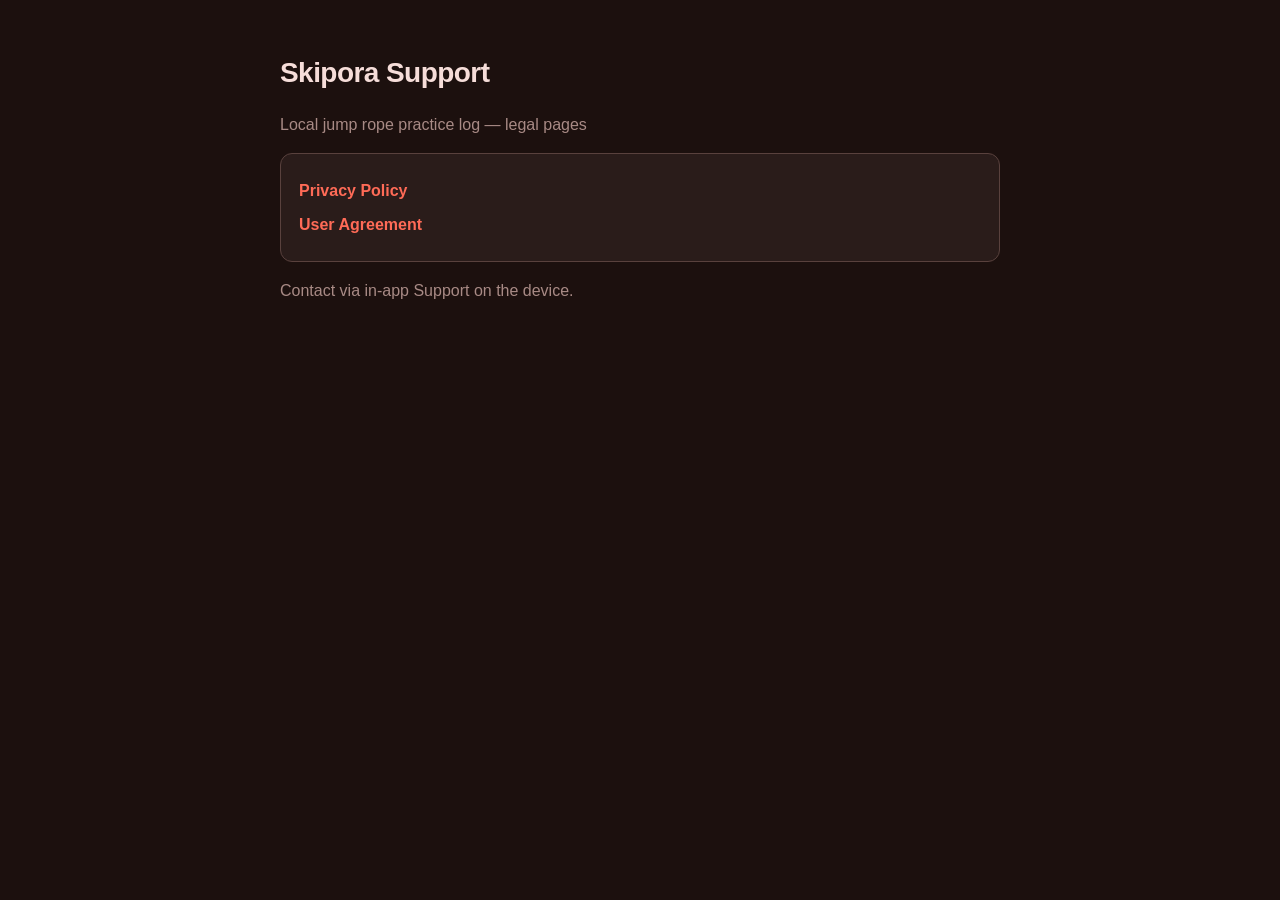
<file: index.html>
<!DOCTYPE html>
<html lang="en">
<head>
<meta charset="utf-8"/>
<meta name="viewport" content="width=device-width, initial-scale=1"/>
<meta http-equiv="Cache-Control" content="no-cache, no-store, must-revalidate"/>
<meta http-equiv="Pragma" content="no-cache"/>
<title>Skipora Support</title>
<link rel="stylesheet" href="legal.css"/>
</head>
<body>
<main>
<h1>Skipora Support</h1>
<p class="muted">Local jump rope practice log — legal pages</p>
<div class="card">
<a href="privacy-policy.html?v=20261124a">Privacy Policy</a>
<a href="user-agreement.html?v=20261124a">User Agreement</a>
</div>
<p class="muted">Contact via in-app Support on the device.</p>
</main>
</body>
</html>
</file>
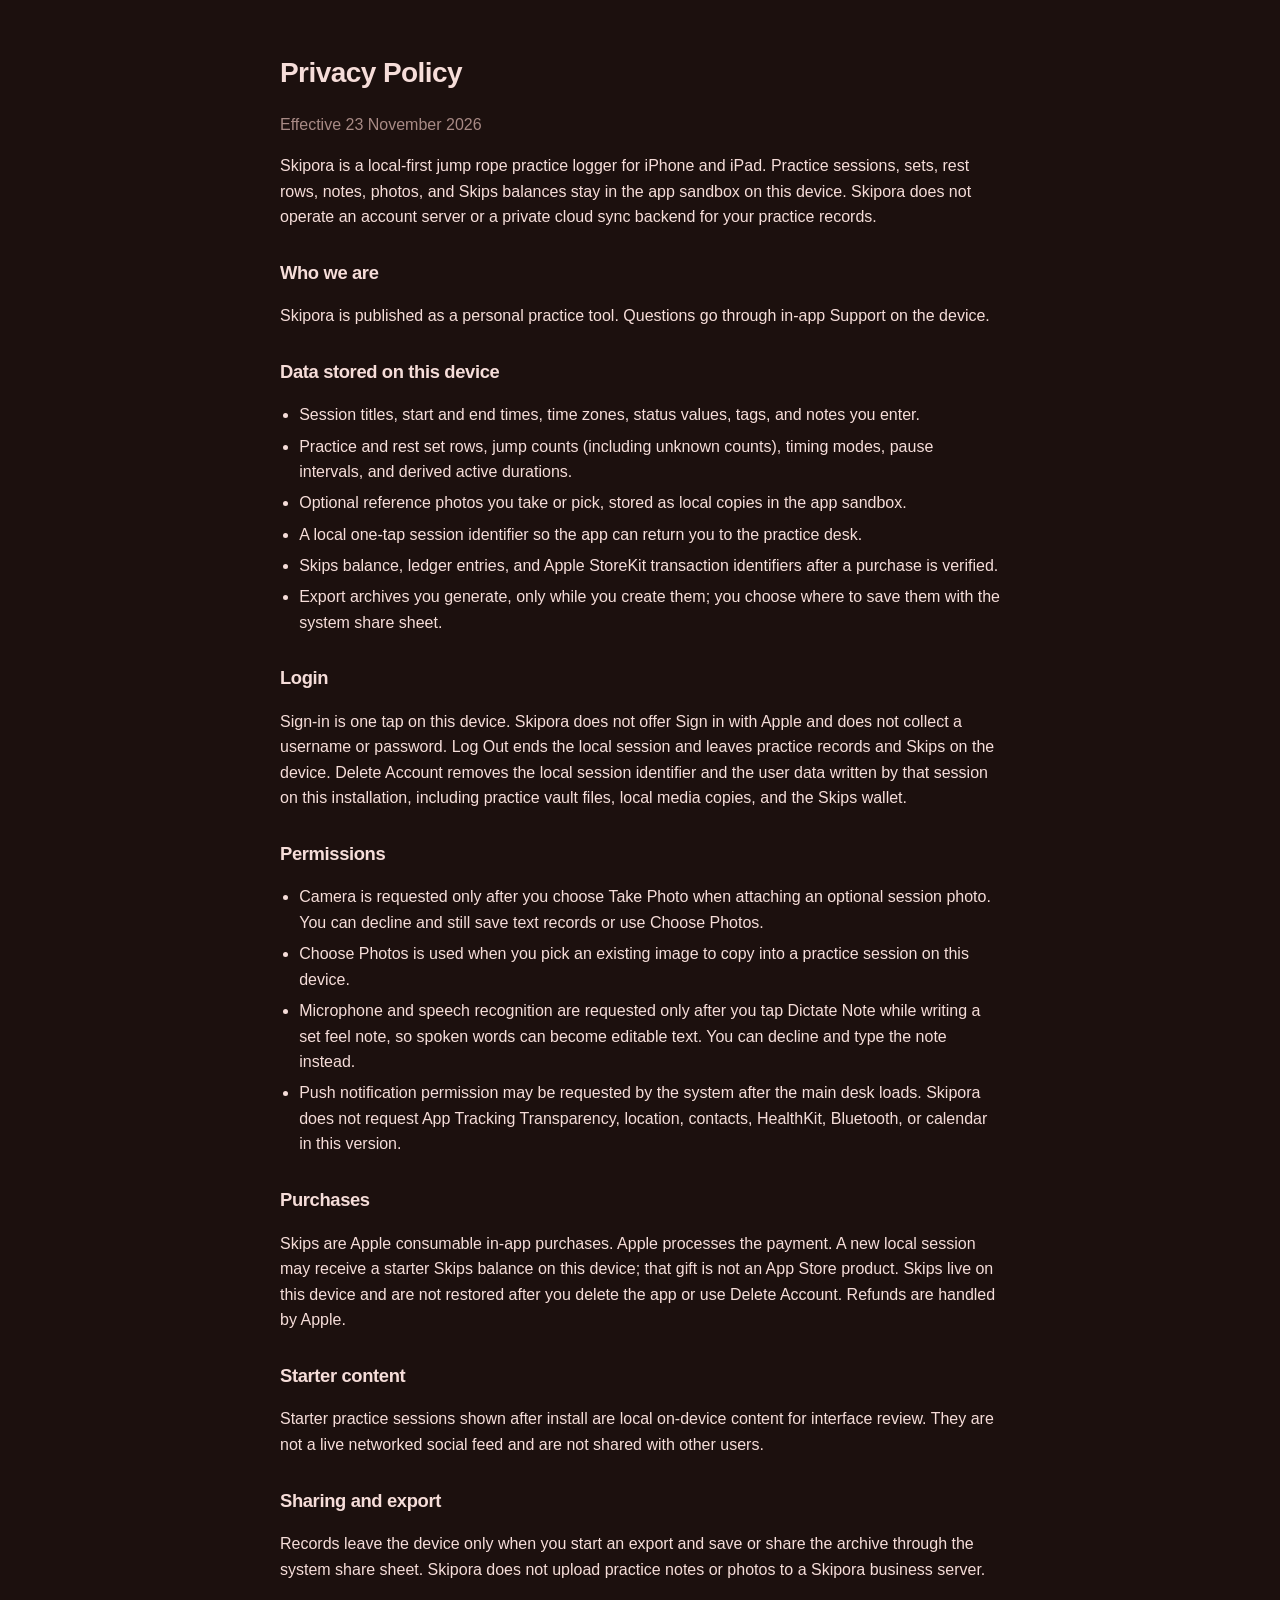
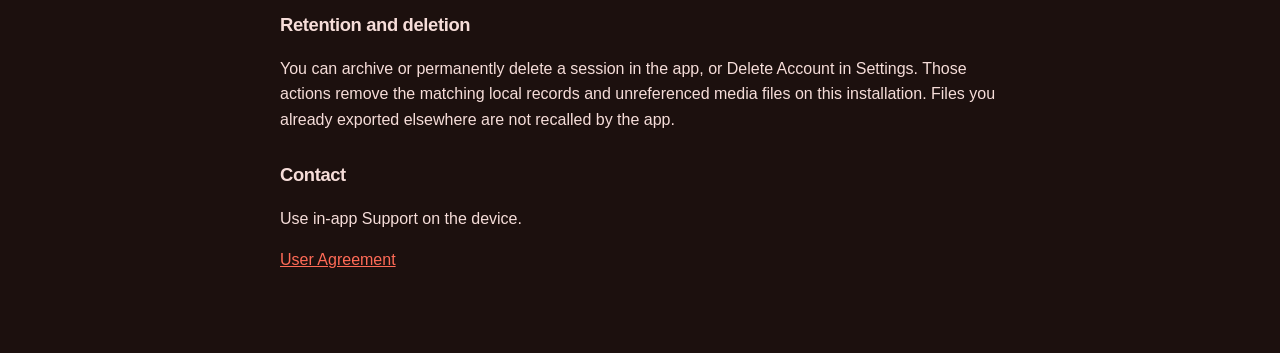
<file: privacy-policy.html>
<!DOCTYPE html>
<html lang="en">
<head>
<meta charset="utf-8"/>
<meta name="viewport" content="width=device-width, initial-scale=1"/>
<meta http-equiv="Cache-Control" content="no-cache, no-store, must-revalidate"/>
<meta http-equiv="Pragma" content="no-cache"/>
<title>Privacy Policy — Skipora</title>
<link rel="stylesheet" href="legal.css"/>
</head>
<body>
<main>
<h1>Privacy Policy</h1>
<p class="muted">Effective 23 November 2026</p>
<p>Skipora is a local-first jump rope practice logger for iPhone and iPad. Practice sessions, sets, rest rows, notes, photos, and Skips balances stay in the app sandbox on this device. Skipora does not operate an account server or a private cloud sync backend for your practice records.</p>

<h2>Who we are</h2>
<p>Skipora is published as a personal practice tool. Questions go through in-app Support on the device.</p>

<h2>Data stored on this device</h2>
<ul>
<li>Session titles, start and end times, time zones, status values, tags, and notes you enter.</li>
<li>Practice and rest set rows, jump counts (including unknown counts), timing modes, pause intervals, and derived active durations.</li>
<li>Optional reference photos you take or pick, stored as local copies in the app sandbox.</li>
<li>A local one-tap session identifier so the app can return you to the practice desk.</li>
<li>Skips balance, ledger entries, and Apple StoreKit transaction identifiers after a purchase is verified.</li>
<li>Export archives you generate, only while you create them; you choose where to save them with the system share sheet.</li>
</ul>

<h2>Login</h2>
<p>Sign-in is one tap on this device. Skipora does not offer Sign in with Apple and does not collect a username or password. Log Out ends the local session and leaves practice records and Skips on the device. Delete Account removes the local session identifier and the user data written by that session on this installation, including practice vault files, local media copies, and the Skips wallet.</p>

<h2>Permissions</h2>
<ul>
<li>Camera is requested only after you choose Take Photo when attaching an optional session photo. You can decline and still save text records or use Choose Photos.</li>
<li>Choose Photos is used when you pick an existing image to copy into a practice session on this device.</li>
<li>Microphone and speech recognition are requested only after you tap Dictate Note while writing a set feel note, so spoken words can become editable text. You can decline and type the note instead.</li>
<li>Push notification permission may be requested by the system after the main desk loads. Skipora does not request App Tracking Transparency, location, contacts, HealthKit, Bluetooth, or calendar in this version.</li>
</ul>

<h2>Purchases</h2>
<p>Skips are Apple consumable in-app purchases. Apple processes the payment. A new local session may receive a starter Skips balance on this device; that gift is not an App Store product. Skips live on this device and are not restored after you delete the app or use Delete Account. Refunds are handled by Apple.</p>

<h2>Starter content</h2>
<p>Starter practice sessions shown after install are local on-device content for interface review. They are not a live networked social feed and are not shared with other users.</p>

<h2>Sharing and export</h2>
<p>Records leave the device only when you start an export and save or share the archive through the system share sheet. Skipora does not upload practice notes or photos to a Skipora business server.</p>

<h2>Retention and deletion</h2>
<p>You can archive or permanently delete a session in the app, or Delete Account in Settings. Those actions remove the matching local records and unreferenced media files on this installation. Files you already exported elsewhere are not recalled by the app.</p>

<h2>Contact</h2>
<p>Use in-app Support on the device.</p>
<p><a href="user-agreement.html?v=20261124a">User Agreement</a></p>
</main>
</body>
</html>
</file>
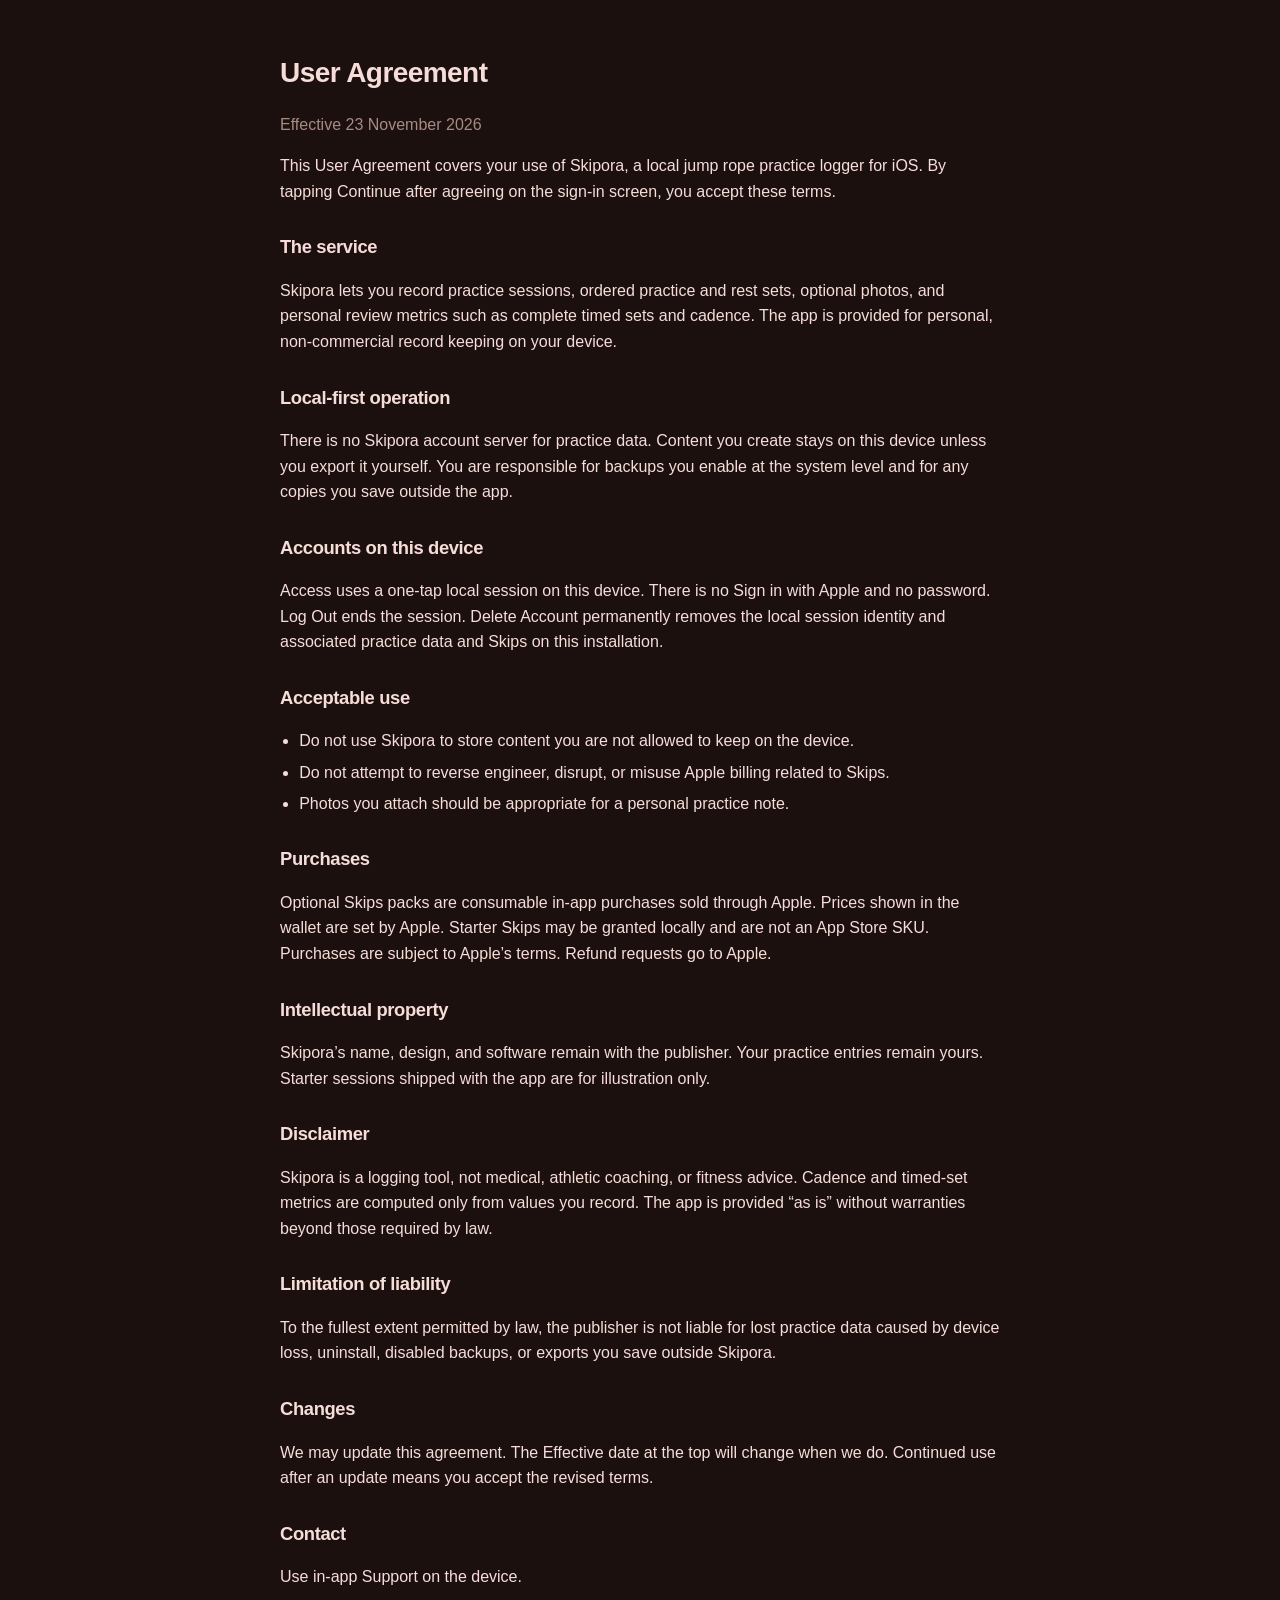
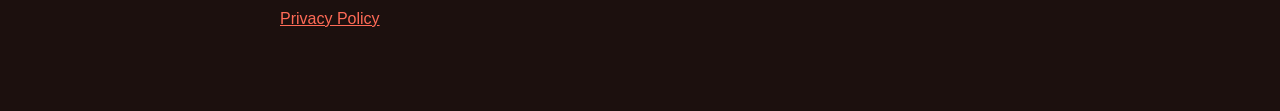
<file: user-agreement.html>
<!DOCTYPE html>
<html lang="en">
<head>
<meta charset="utf-8"/>
<meta name="viewport" content="width=device-width, initial-scale=1"/>
<meta http-equiv="Cache-Control" content="no-cache, no-store, must-revalidate"/>
<meta http-equiv="Pragma" content="no-cache"/>
<title>User Agreement — Skipora</title>
<link rel="stylesheet" href="legal.css"/>
</head>
<body>
<main>
<h1>User Agreement</h1>
<p class="muted">Effective 23 November 2026</p>
<p>This User Agreement covers your use of Skipora, a local jump rope practice logger for iOS. By tapping Continue after agreeing on the sign-in screen, you accept these terms.</p>

<h2>The service</h2>
<p>Skipora lets you record practice sessions, ordered practice and rest sets, optional photos, and personal review metrics such as complete timed sets and cadence. The app is provided for personal, non-commercial record keeping on your device.</p>

<h2>Local-first operation</h2>
<p>There is no Skipora account server for practice data. Content you create stays on this device unless you export it yourself. You are responsible for backups you enable at the system level and for any copies you save outside the app.</p>

<h2>Accounts on this device</h2>
<p>Access uses a one-tap local session on this device. There is no Sign in with Apple and no password. Log Out ends the session. Delete Account permanently removes the local session identity and associated practice data and Skips on this installation.</p>

<h2>Acceptable use</h2>
<ul>
<li>Do not use Skipora to store content you are not allowed to keep on the device.</li>
<li>Do not attempt to reverse engineer, disrupt, or misuse Apple billing related to Skips.</li>
<li>Photos you attach should be appropriate for a personal practice note.</li>
</ul>

<h2>Purchases</h2>
<p>Optional Skips packs are consumable in-app purchases sold through Apple. Prices shown in the wallet are set by Apple. Starter Skips may be granted locally and are not an App Store SKU. Purchases are subject to Apple’s terms. Refund requests go to Apple.</p>

<h2>Intellectual property</h2>
<p>Skipora’s name, design, and software remain with the publisher. Your practice entries remain yours. Starter sessions shipped with the app are for illustration only.</p>

<h2>Disclaimer</h2>
<p>Skipora is a logging tool, not medical, athletic coaching, or fitness advice. Cadence and timed-set metrics are computed only from values you record. The app is provided “as is” without warranties beyond those required by law.</p>

<h2>Limitation of liability</h2>
<p>To the fullest extent permitted by law, the publisher is not liable for lost practice data caused by device loss, uninstall, disabled backups, or exports you save outside Skipora.</p>

<h2>Changes</h2>
<p>We may update this agreement. The Effective date at the top will change when we do. Continued use after an update means you accept the revised terms.</p>

<h2>Contact</h2>
<p>Use in-app Support on the device.</p>
<p><a href="privacy-policy.html?v=20261124a">Privacy Policy</a></p>
</main>
</body>
</html>
</file>
<file: legal.css>
:root {
  color-scheme: dark;
  --bg: #1C100E;
  --ink: #F6DDD9;
  --muted: #A88A85;
  --line: #59413D;
  --accent: #FF6B57;
  --mint: #54DCC1;
}
html, body {
  margin: 0;
  background: var(--bg);
  color: var(--ink);
  font: 16px/1.6 -apple-system, BlinkMacSystemFont, "Segoe UI", sans-serif;
}
main {
  max-width: 720px;
  margin: 0 auto;
  padding: 32px 20px 64px;
}
h1, h2 {
  font-weight: 600;
  letter-spacing: -0.02em;
}
h1 { font-size: 1.75rem; margin-bottom: 0.35rem; }
h2 { font-size: 1.15rem; margin-top: 1.75rem; }
a { color: var(--accent); }
ul { padding-left: 1.2rem; }
li { margin: 0.35rem 0; }
hr {
  border: 0;
  border-top: 1px solid var(--line);
  margin: 2rem 0;
}
.muted { color: var(--muted); }
.card {
  border: 1px solid var(--line);
  border-radius: 12px;
  padding: 16px 18px;
  background: #2A1C1A;
}
.card a {
  display: block;
  margin: 8px 0;
  font-weight: 600;
  text-decoration: none;
}
.card a:hover { color: var(--mint); }
</file>
